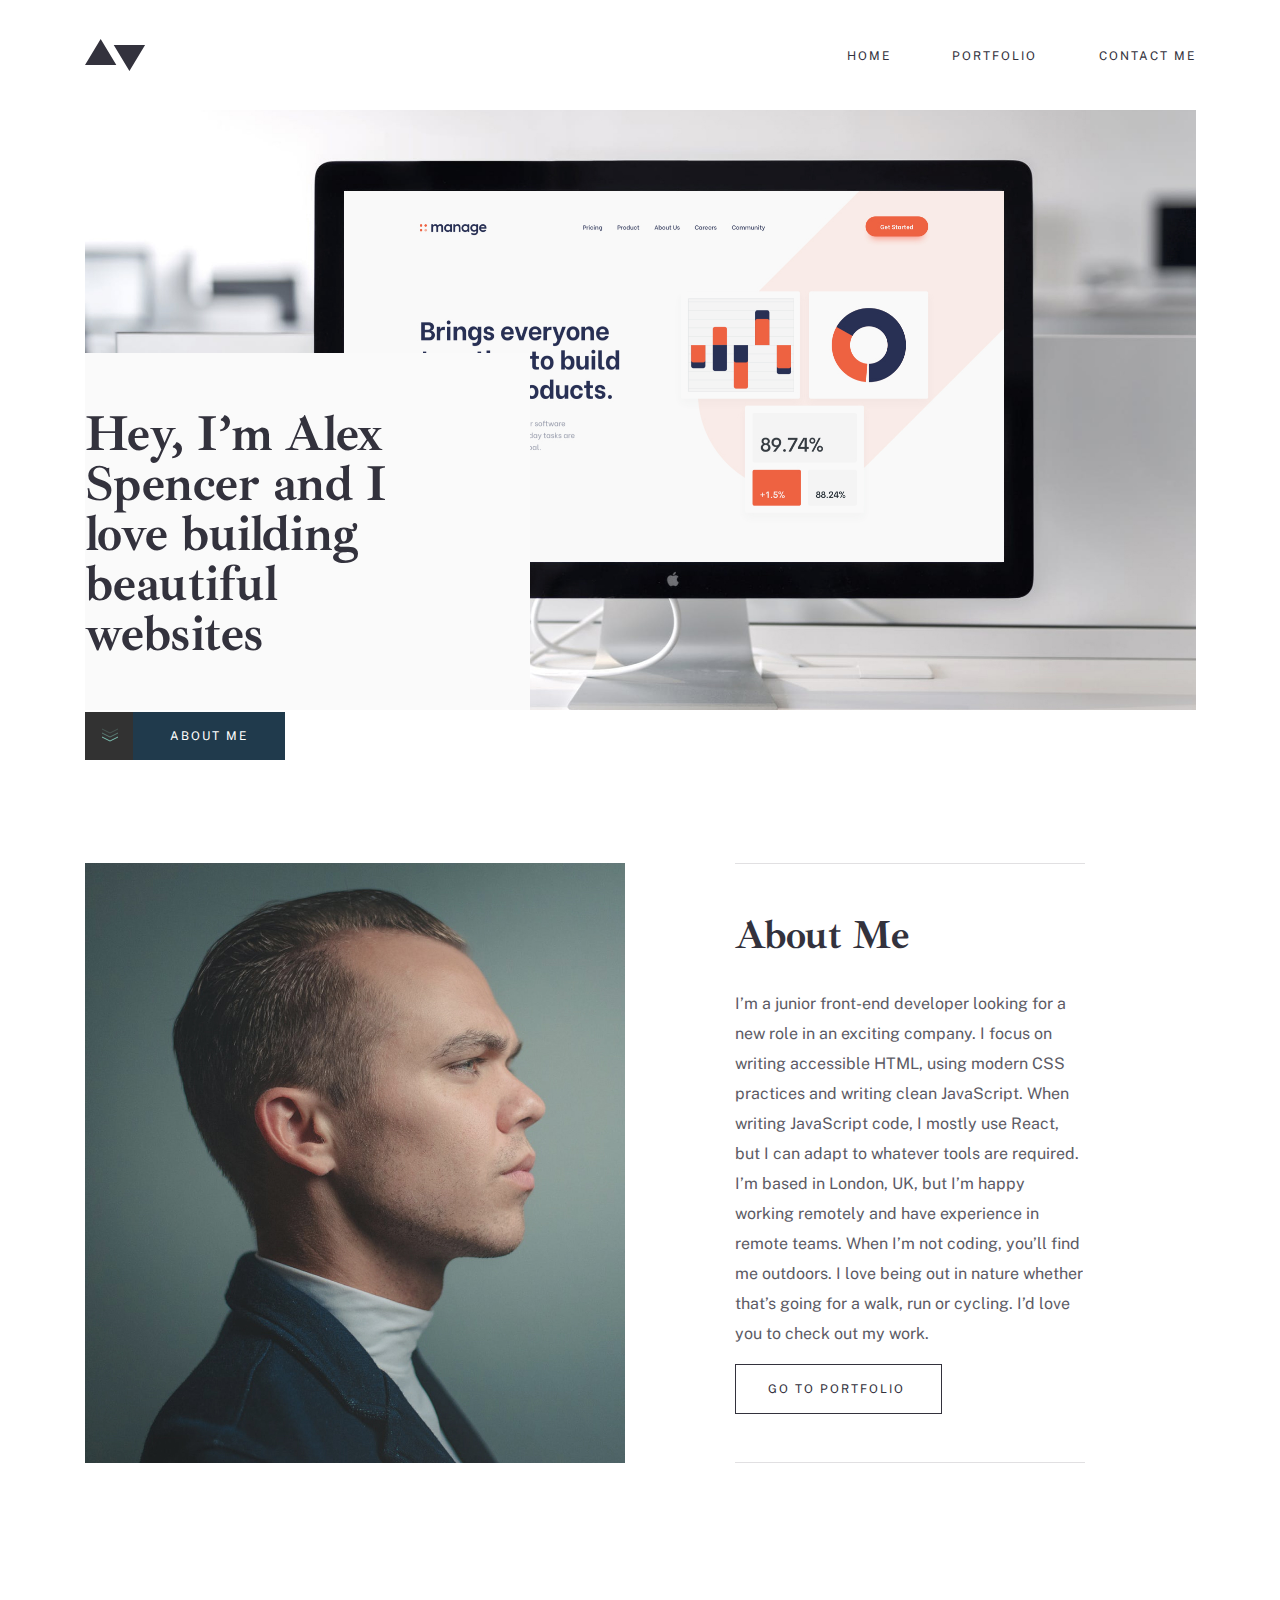
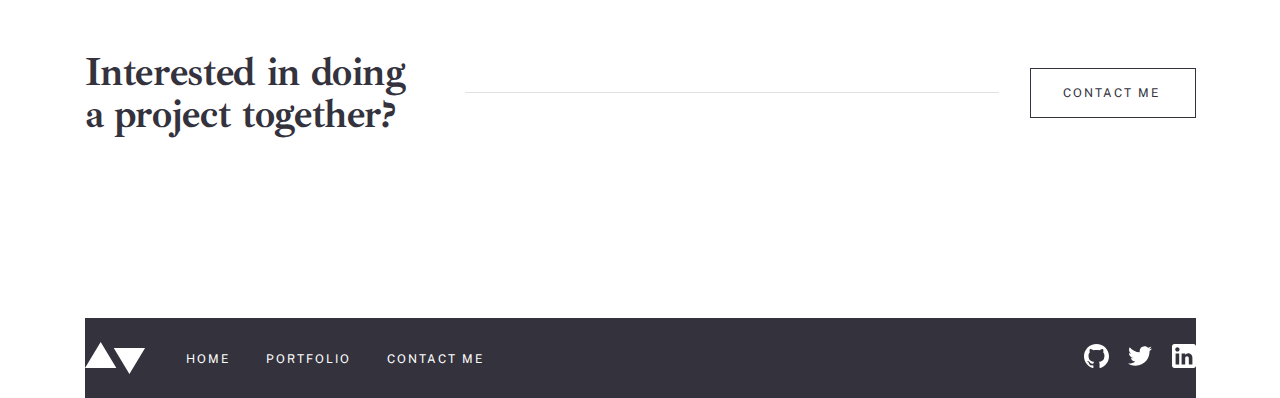
<file: index.html>
<!DOCTYPE html>
<html lang="en">
<head>
    <meta charset="UTF-8">
    <meta http-equiv="X-UA-Compatible" content="IE=edge">
    <meta name="viewport" content="width=device-width, initial-scale=1.0">
    <!-- main css -->
    <link rel="stylesheet" href="./css/style.min.css">
    <title>Home</title>
</head>
<body>
    <!-- ======== HEADER START ======== -->
    <header class="header">
        <div class="container">
            <nav class="nav">
                <img src="./images/logo-black.svg" alt="logo-black" class="nav__logo">
                <ul class="nav__lists">
                    <li class="nav__lists--item"><a href="./index.html" class="nav__lists--item-link">HOME</a></li>
                    <li class="nav__lists--item"><a href="./portfolio.html" target="_blank" class="nav__lists--item-link">PORTFOLIO</a></li>
                    <li class="nav__lists--item"><a href="./contact.html" target="_blank" class="nav__lists--item-link">CONTACT ME</a></li>
                </ul>
                <!-- <img src="./images/menu.svg" alt="menu" class="nav__menu"> -->
            </nav>
        </div>
    </header>
    <!-- ======== HEADER END ======== -->

    <main>
        <!-- ======== INTRO START ======== -->
        <section class="intro">
            <div class="container">
                <div class="intro__wrapper">
                    <div class="box">
                        <h1 class="box-title">Hey, I’m Alex Spencer and I love building beautiful websites</h1>
                        <div class="button">
                            <div class="button-shape">
                                <img class="button-shape-img" src="./images/shape3.svg" alt="shape3">
                            </div>
                            <button class="button-btn">ABOUT ME</button>
                        </div>
                    </div>
                </div>
            </div>
        </section>
        <!-- ======== INTRO END ======== -->

        <!-- ======== ABOUT START ======== -->
        <section class="about">
            <div class="container">
                <div class="about__wrapper">
                    <picture>
                        <source media="(max-width:992px)" srcset="./images/perosn1x.jpg 1x, ./images/person2x.jpg 2x">
                        <img src="./images/perosn1x.jpg" alt="perosn1x">
                    </picture>
                    <div class="about__content">
                        <div class="about__content-line"></div>
                        <h2 class="about__content-title">
                            About Me
                        </h2>
                        <p class="about__content-text">
                            I’m a junior front-end developer looking for a new role in an exciting company. I focus on writing accessible HTML, using modern CSS practices and writing clean JavaScript. When writing JavaScript code, I mostly use React, but I can adapt to whatever tools are required. I’m based in London, UK, but I’m happy working remotely and have experience in remote teams. When I’m not coding, you’ll find me outdoors. I love being out in nature whether that’s going for a walk, run or cycling. I’d love you to check out my work.
                        </p>
                        <a href="./portfolio.html" target="_blank" class="about__content-link">GO TO PORTFOLIO</a>
                        <div class="about__content-line line2"></div>
                    </div>
                </div>
            </div>
        </section>
        <!-- ======== ABOUT END ======== -->

        <!-- ======== INTERESTED START ======== -->
        <section class="interested">
            <div class="container">
                <div class="interested__wrapper">
                    <h2 class="interested__wrapper-title">
                        Interested in doing a project together?
                    </h2>
                    <div class="interested__wrapper-line"></div>
                    <a href="./contact.html" target="_blank" class="interested__wrapper-link">
                        CONTACT ME
                    </a>
                </div>
            </div>
        </section>
        <!-- ======== INTERESTED END ======== -->
    </main>

            <!-- ======== FOOTER START ======== -->
        <footer class="footer">
            <div class="container">
                <div class="footer__wrapper">
                    <div class="start">
                        <img src="./images/logo-white.svg" alt="logo-white">
                        <ul class="lists">
                            <li class="lists__item"><a href="./index.html" class="lists__item-link">HOME</a></li>
                            <li class="lists__item"><a href="./portfolio.html" target="_blank" class="lists__item-link">PORTFOLIO</a></li>
                            <li class="lists__item"><a href="./contact.html" target="_blank" class="lists__item-link">CONTACT ME</a></li>
                        </ul>
                    </div>
                    
                    <div class="icons">
                        <span>
                            <svg width="25" height="24" viewBox="0 0 25 24" fill="none" xmlns="http://www.w3.org/2000/svg">
                                <path class="github" d="M12.5 0C5.59375 0 0 5.50948 0 12.3045C0 17.742 3.58125 22.3531 8.54688 23.9788C9.17188 24.0946 9.40104 23.7137 9.40104 23.3871C9.40104 23.095 9.39062 22.3207 9.38542 21.295C5.90833 22.0369 5.175 19.6442 5.175 19.6442C4.60625 18.2241 3.78437 17.8443 3.78437 17.8443C2.65208 17.0815 3.87188 17.0971 3.87188 17.0971C5.12708 17.1827 5.78646 18.3649 5.78646 18.3649C6.90104 20.2463 8.7125 19.7027 9.42708 19.3886C9.53958 18.5924 9.86146 18.0509 10.2188 17.743C7.44271 17.4352 4.525 16.3771 4.525 11.6628C4.525 10.3198 5.00937 9.22212 5.81146 8.36127C5.67083 8.05031 5.24896 6.7992 5.92083 5.10462C5.92083 5.10462 6.96771 4.77489 9.35833 6.36617C10.3583 6.09278 11.4208 5.95713 12.4833 5.95087C13.5458 5.95713 14.6083 6.09278 15.6083 6.36617C17.9833 4.77489 19.0302 5.10462 19.0302 5.10462C19.7021 6.7992 19.2802 8.05031 19.1552 8.36127C19.9521 9.22212 20.4365 10.3198 20.4365 11.6628C20.4365 16.3897 17.5146 17.43 14.7333 17.7326C15.1708 18.102 15.5771 18.8564 15.5771 20.0094C15.5771 21.656 15.5615 22.9791 15.5615 23.3788C15.5615 23.7012 15.7802 24.0862 16.4208 23.9631C21.4219 22.3478 25 17.7336 25 12.3045C25 5.50948 19.4031 0 12.5 0V0Z" fill="white"/>
                                </svg>
                        </span>

                        <span>
                            <svg width="24" height="20" viewBox="0 0 24 20" fill="none" xmlns="http://www.w3.org/2000/svg">
                                <path class="twitter" d="M24 2.55699C23.117 2.94899 22.168 3.21299 21.172 3.33199C22.189 2.72299 22.97 1.75799 23.337 0.607986C22.386 1.17199 21.332 1.58199 20.21 1.80299C19.313 0.845986 18.032 0.247986 16.616 0.247986C13.437 0.247986 11.101 3.21399 11.819 6.29299C7.728 6.08799 4.1 4.12799 1.671 1.14899C0.381 3.36199 1.002 6.25699 3.194 7.72299C2.388 7.69699 1.628 7.47599 0.965 7.10699C0.911 9.38799 2.546 11.522 4.914 11.997C4.221 12.185 3.462 12.229 2.69 12.081C3.316 14.037 5.134 15.46 7.29 15.5C5.22 17.123 2.612 17.848 0 17.54C2.179 18.937 4.768 19.752 7.548 19.752C16.69 19.752 21.855 12.031 21.543 5.10599C22.505 4.41099 23.34 3.54399 24 2.55699Z" fill="white"/>
                                </svg>
                        </span>

                        <span>
                            <svg width="24" height="24" viewBox="0 0 24 24" fill="none" xmlns="http://www.w3.org/2000/svg">
                                <path class="in" fill-rule="evenodd" clip-rule="evenodd" d="M2.4 0H21.6C22.92 0 24 1.08 24 2.4V21.6C24 22.92 22.92 24 21.6 24H2.4C1.08 24 0 22.92 0 21.6V2.4C0 1.08 1.08 0 2.4 0ZM3.6 20.4H7.2V9.6H3.6V20.4ZM5.4 7.56C4.2 7.56 3.24 6.6 3.24 5.4C3.24 4.2 4.2 3.24 5.4 3.24C6.6 3.24 7.56 4.2 7.56 5.4C7.56 6.6 6.6 7.56 5.4 7.56ZM16.8 20.4H20.4V13.56C20.4 11.28 18.48 9.36 16.2 9.36C15.12 9.36 13.8 10.08 13.2 11.04V9.6H9.6V20.4H13.2V14.04C13.2 13.08 14.04 12.24 15 12.24C15.96 12.24 16.8 13.08 16.8 14.04V20.4Z" fill="white"/>
                                </svg>
                        </span>
                    </div>
                </div>
                
            </div>
        </footer>
        <!-- ======== FOOTER END ======== -->
    
</body>
</html>
</file>
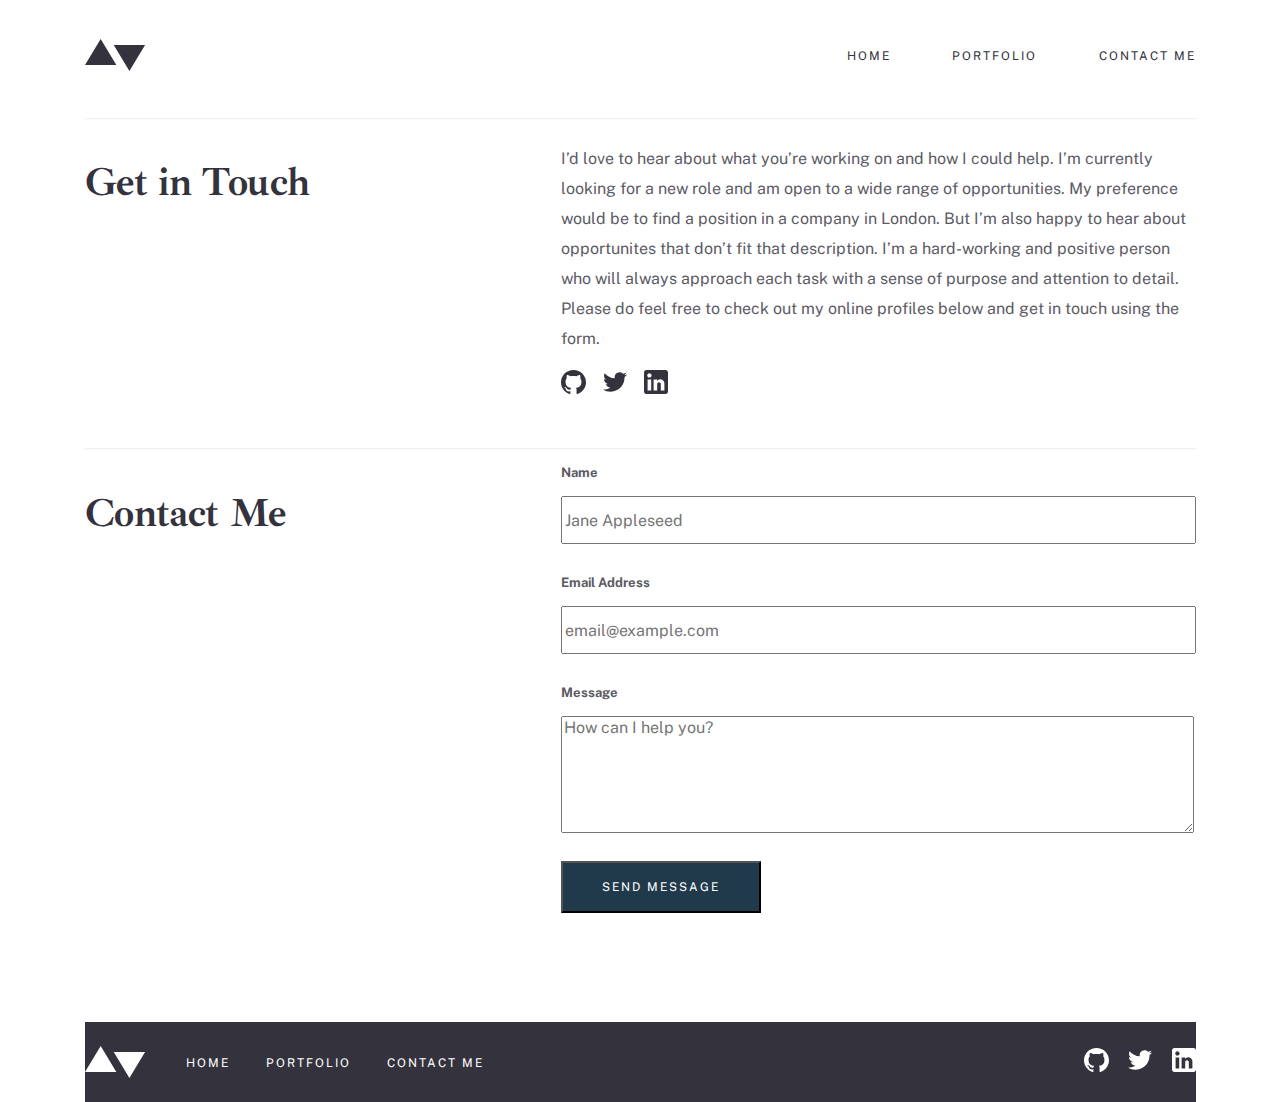
<file: contact.html>
<!DOCTYPE html>
<html lang="en">
<head>
    <meta charset="UTF-8">
    <meta http-equiv="X-UA-Compatible" content="IE=edge">
    <meta name="viewport" content="width=device-width, initial-scale=1.0">
    <!-- main css -->
    <link rel="stylesheet" href="./css/style.min.css">
    <title>Contact-me</title>
</head>
<body>
    <!-- ======== HEADER START ======== -->
    <header class="header">
        <div class="container">
            <nav class="nav">
                <img src="./images/logo-black.svg" alt="logo-black" class="nav__logo">
                <ul class="nav__lists">
                    <li class="nav__lists--item"><a href="./index.html" target="_blank" class="nav__lists--item-link">HOME</a></li>
                    <li class="nav__lists--item"><a href="./portfolio.html" target="_blank" class="nav__lists--item-link">PORTFOLIO</a></li>
                    <li class="nav__lists--item"><a href="./contact.html" class="nav__lists--item-link">CONTACT ME</a></li>
                </ul>
            </nav>
        </div>
    </header>
    <!-- ======== HEADER END ======== -->

    <main>
    <!-- ======== GET START ======== -->
        <section class="get">
            <div class="container">
                <div class="get__wrapper">
                    <hr class="get__wrapper-hr">
                    <div class="in__touch">
                        <div>
                            <h2 class="touch-title">
                                Get in Touch
                            </h2>
                        </div>
                        <div class="icon-content">
                            <p class="icon-content-title">
                                I’d love to hear about what you’re working on and how I could help. I’m currently looking for a new role and am open to a wide range of opportunities. My preference would be to find a position in a company in London. But I’m also happy to hear about opportunites that don’t fit that description. I’m a hard-working and positive person who will always approach each task with a sense of purpose and attention to detail. Please do feel free to check out my online profiles below and get in touch using the form.
                            </p>
                            <div class="icons">
                                <span>
                                    <svg width="25" height="24" viewBox="0 0 25 24" fill="none" xmlns="http://www.w3.org/2000/svg">
                                        <path class="github" d="M12.5 0C5.59375 0 0 5.50948 0 12.3045C0 17.742 3.58125 22.3531 8.54688 23.9788C9.17188 24.0946 9.40104 23.7137 9.40104 23.3871C9.40104 23.095 9.39062 22.3207 9.38542 21.295C5.90833 22.0369 5.175 19.6442 5.175 19.6442C4.60625 18.2241 3.78437 17.8443 3.78437 17.8443C2.65208 17.0815 3.87188 17.0971 3.87188 17.0971C5.12708 17.1827 5.78646 18.3649 5.78646 18.3649C6.90104 20.2463 8.7125 19.7027 9.42708 19.3886C9.53958 18.5924 9.86146 18.0509 10.2188 17.743C7.44271 17.4352 4.525 16.3771 4.525 11.6628C4.525 10.3198 5.00937 9.22212 5.81146 8.36127C5.67083 8.05031 5.24896 6.7992 5.92083 5.10462C5.92083 5.10462 6.96771 4.77489 9.35833 6.36617C10.3583 6.09278 11.4208 5.95713 12.4833 5.95087C13.5458 5.95713 14.6083 6.09278 15.6083 6.36617C17.9833 4.77489 19.0302 5.10462 19.0302 5.10462C19.7021 6.7992 19.2802 8.05031 19.1552 8.36127C19.9521 9.22212 20.4365 10.3198 20.4365 11.6628C20.4365 16.3897 17.5146 17.43 14.7333 17.7326C15.1708 18.102 15.5771 18.8564 15.5771 20.0094C15.5771 21.656 15.5615 22.9791 15.5615 23.3788C15.5615 23.7012 15.7802 24.0862 16.4208 23.9631C21.4219 22.3478 25 17.7336 25 12.3045C25 5.50948 19.4031 0 12.5 0V0Z" fill="#33323D"/>
                                        </svg>
                                </span>
            
                                <span>
                                    <svg width="24" height="20" viewBox="0 0 24 20" fill="none" xmlns="http://www.w3.org/2000/svg">
                                        <path class="twitter" d="M24 2.55699C23.117 2.94899 22.168 3.21299 21.172 3.33199C22.189 2.72299 22.97 1.75799 23.337 0.607986C22.386 1.17199 21.332 1.58199 20.21 1.80299C19.313 0.845986 18.032 0.247986 16.616 0.247986C13.437 0.247986 11.101 3.21399 11.819 6.29299C7.728 6.08799 4.1 4.12799 1.671 1.14899C0.381 3.36199 1.002 6.25699 3.194 7.72299C2.388 7.69699 1.628 7.47599 0.965 7.10699C0.911 9.38799 2.546 11.522 4.914 11.997C4.221 12.185 3.462 12.229 2.69 12.081C3.316 14.037 5.134 15.46 7.29 15.5C5.22 17.123 2.612 17.848 0 17.54C2.179 18.937 4.768 19.752 7.548 19.752C16.69 19.752 21.855 12.031 21.543 5.10599C22.505 4.41099 23.34 3.54399 24 2.55699Z" fill="#33323D"/>
                                        </svg>
                                </span>
            
                                <span>
                                    <svg width="24" height="24" viewBox="0 0 24 24" fill="none" xmlns="http://www.w3.org/2000/svg">
                                        <path class="in" fill-rule="evenodd" clip-rule="evenodd" d="M2.4 0H21.6C22.92 0 24 1.08 24 2.4V21.6C24 22.92 22.92 24 21.6 24H2.4C1.08 24 0 22.92 0 21.6V2.4C0 1.08 1.08 0 2.4 0ZM3.6 20.4H7.2V9.6H3.6V20.4ZM5.4 7.56C4.2 7.56 3.24 6.6 3.24 5.4C3.24 4.2 4.2 3.24 5.4 3.24C6.6 3.24 7.56 4.2 7.56 5.4C7.56 6.6 6.6 7.56 5.4 7.56ZM16.8 20.4H20.4V13.56C20.4 11.28 18.48 9.36 16.2 9.36C15.12 9.36 13.8 10.08 13.2 11.04V9.6H9.6V20.4H13.2V14.04C13.2 13.08 14.04 12.24 15 12.24C15.96 12.24 16.8 13.08 16.8 14.04V20.4Z" fill="#33323D"/>
                                        </svg>
                                </span>
                            </div>
                        </div>
                    </div>
                </div>
            </div>
        </section>
        <!-- ======== GET END ======== -->

        <!-- ======== CONTACT START ======== -->
        <section class="contact">
            <div class="container">
                <div class="contact__wrapper">
                    <hr class="contact__wrapper-hr">
                    <div class="input__type">
                        <div>
                            <h2 class="input-title">
                                Contact Me
                            </h2>
                        </div>
                        <form class="form" action="https://echo.htmlacademy.ru" method="post">
                            <label for="user">
                                <span class="name">Name</span>
                               <input class="writing" type="text" placeholder="Jane Appleseed" id="user" name="first_name" maxlength="30" minlength="4" required>
                            </label>

                            <label for="email">
                                <span class="name">Email Address</span>
                               <input class="writing" type="email" placeholder="email@example.com" id="email" name="email" maxlength="30" minlength="4" required>
                            </label>

                            <label for="message">
                                <span class="name">Message</span>
                                <textarea name="message" id="message" cols="68" rows="6" placeholder="How can I help you?" required></textarea>
                            </label>

                            <input class="send-link" type="submit" value="SEND MESSAGE">
                        </form>
                    </div>
                </div>
            </div>
        </section>
        <!-- ======== CONTACT END ======== -->
    </main>

    <!-- ======== FOOTER START ======== -->
    <footer class="footer">
        <div class="container">
            <div class="footer__wrapper">
                <div class="start">
                    <img src="./images/logo-white.svg" alt="logo-white">
                    <ul class="lists">
                        <li class="lists__item"><a href="./index.html" target="_blank" class="lists__item-link">HOME</a></li>
                        <li class="lists__item"><a href="./portfolio.html" target="_blank" class="lists__item-link">PORTFOLIO</a></li>
                        <li class="lists__item"><a href="./contact.html" class="lists__item-link">CONTACT ME</a></li>
                    </ul>
                </div>
                
                <div class="icons">
                    <span>
                        <svg width="25" height="24" viewBox="0 0 25 24" fill="none" xmlns="http://www.w3.org/2000/svg">
                            <path class="github" d="M12.5 0C5.59375 0 0 5.50948 0 12.3045C0 17.742 3.58125 22.3531 8.54688 23.9788C9.17188 24.0946 9.40104 23.7137 9.40104 23.3871C9.40104 23.095 9.39062 22.3207 9.38542 21.295C5.90833 22.0369 5.175 19.6442 5.175 19.6442C4.60625 18.2241 3.78437 17.8443 3.78437 17.8443C2.65208 17.0815 3.87188 17.0971 3.87188 17.0971C5.12708 17.1827 5.78646 18.3649 5.78646 18.3649C6.90104 20.2463 8.7125 19.7027 9.42708 19.3886C9.53958 18.5924 9.86146 18.0509 10.2188 17.743C7.44271 17.4352 4.525 16.3771 4.525 11.6628C4.525 10.3198 5.00937 9.22212 5.81146 8.36127C5.67083 8.05031 5.24896 6.7992 5.92083 5.10462C5.92083 5.10462 6.96771 4.77489 9.35833 6.36617C10.3583 6.09278 11.4208 5.95713 12.4833 5.95087C13.5458 5.95713 14.6083 6.09278 15.6083 6.36617C17.9833 4.77489 19.0302 5.10462 19.0302 5.10462C19.7021 6.7992 19.2802 8.05031 19.1552 8.36127C19.9521 9.22212 20.4365 10.3198 20.4365 11.6628C20.4365 16.3897 17.5146 17.43 14.7333 17.7326C15.1708 18.102 15.5771 18.8564 15.5771 20.0094C15.5771 21.656 15.5615 22.9791 15.5615 23.3788C15.5615 23.7012 15.7802 24.0862 16.4208 23.9631C21.4219 22.3478 25 17.7336 25 12.3045C25 5.50948 19.4031 0 12.5 0V0Z" fill="white"/>
                            </svg>
                    </span>

                    <span>
                        <svg width="24" height="20" viewBox="0 0 24 20" fill="none" xmlns="http://www.w3.org/2000/svg">
                            <path class="twitter" d="M24 2.55699C23.117 2.94899 22.168 3.21299 21.172 3.33199C22.189 2.72299 22.97 1.75799 23.337 0.607986C22.386 1.17199 21.332 1.58199 20.21 1.80299C19.313 0.845986 18.032 0.247986 16.616 0.247986C13.437 0.247986 11.101 3.21399 11.819 6.29299C7.728 6.08799 4.1 4.12799 1.671 1.14899C0.381 3.36199 1.002 6.25699 3.194 7.72299C2.388 7.69699 1.628 7.47599 0.965 7.10699C0.911 9.38799 2.546 11.522 4.914 11.997C4.221 12.185 3.462 12.229 2.69 12.081C3.316 14.037 5.134 15.46 7.29 15.5C5.22 17.123 2.612 17.848 0 17.54C2.179 18.937 4.768 19.752 7.548 19.752C16.69 19.752 21.855 12.031 21.543 5.10599C22.505 4.41099 23.34 3.54399 24 2.55699Z" fill="white"/>
                            </svg>
                    </span>

                    <span>
                        <svg width="24" height="24" viewBox="0 0 24 24" fill="none" xmlns="http://www.w3.org/2000/svg">
                            <path class="in" fill-rule="evenodd" clip-rule="evenodd" d="M2.4 0H21.6C22.92 0 24 1.08 24 2.4V21.6C24 22.92 22.92 24 21.6 24H2.4C1.08 24 0 22.92 0 21.6V2.4C0 1.08 1.08 0 2.4 0ZM3.6 20.4H7.2V9.6H3.6V20.4ZM5.4 7.56C4.2 7.56 3.24 6.6 3.24 5.4C3.24 4.2 4.2 3.24 5.4 3.24C6.6 3.24 7.56 4.2 7.56 5.4C7.56 6.6 6.6 7.56 5.4 7.56ZM16.8 20.4H20.4V13.56C20.4 11.28 18.48 9.36 16.2 9.36C15.12 9.36 13.8 10.08 13.2 11.04V9.6H9.6V20.4H13.2V14.04C13.2 13.08 14.04 12.24 15 12.24C15.96 12.24 16.8 13.08 16.8 14.04V20.4Z" fill="white"/>
                            </svg>
                    </span>
                </div>
            </div>
            
        </div>
    </footer>
    <!-- ======== FOOTER END ======== -->
</body>
</html>
</file>
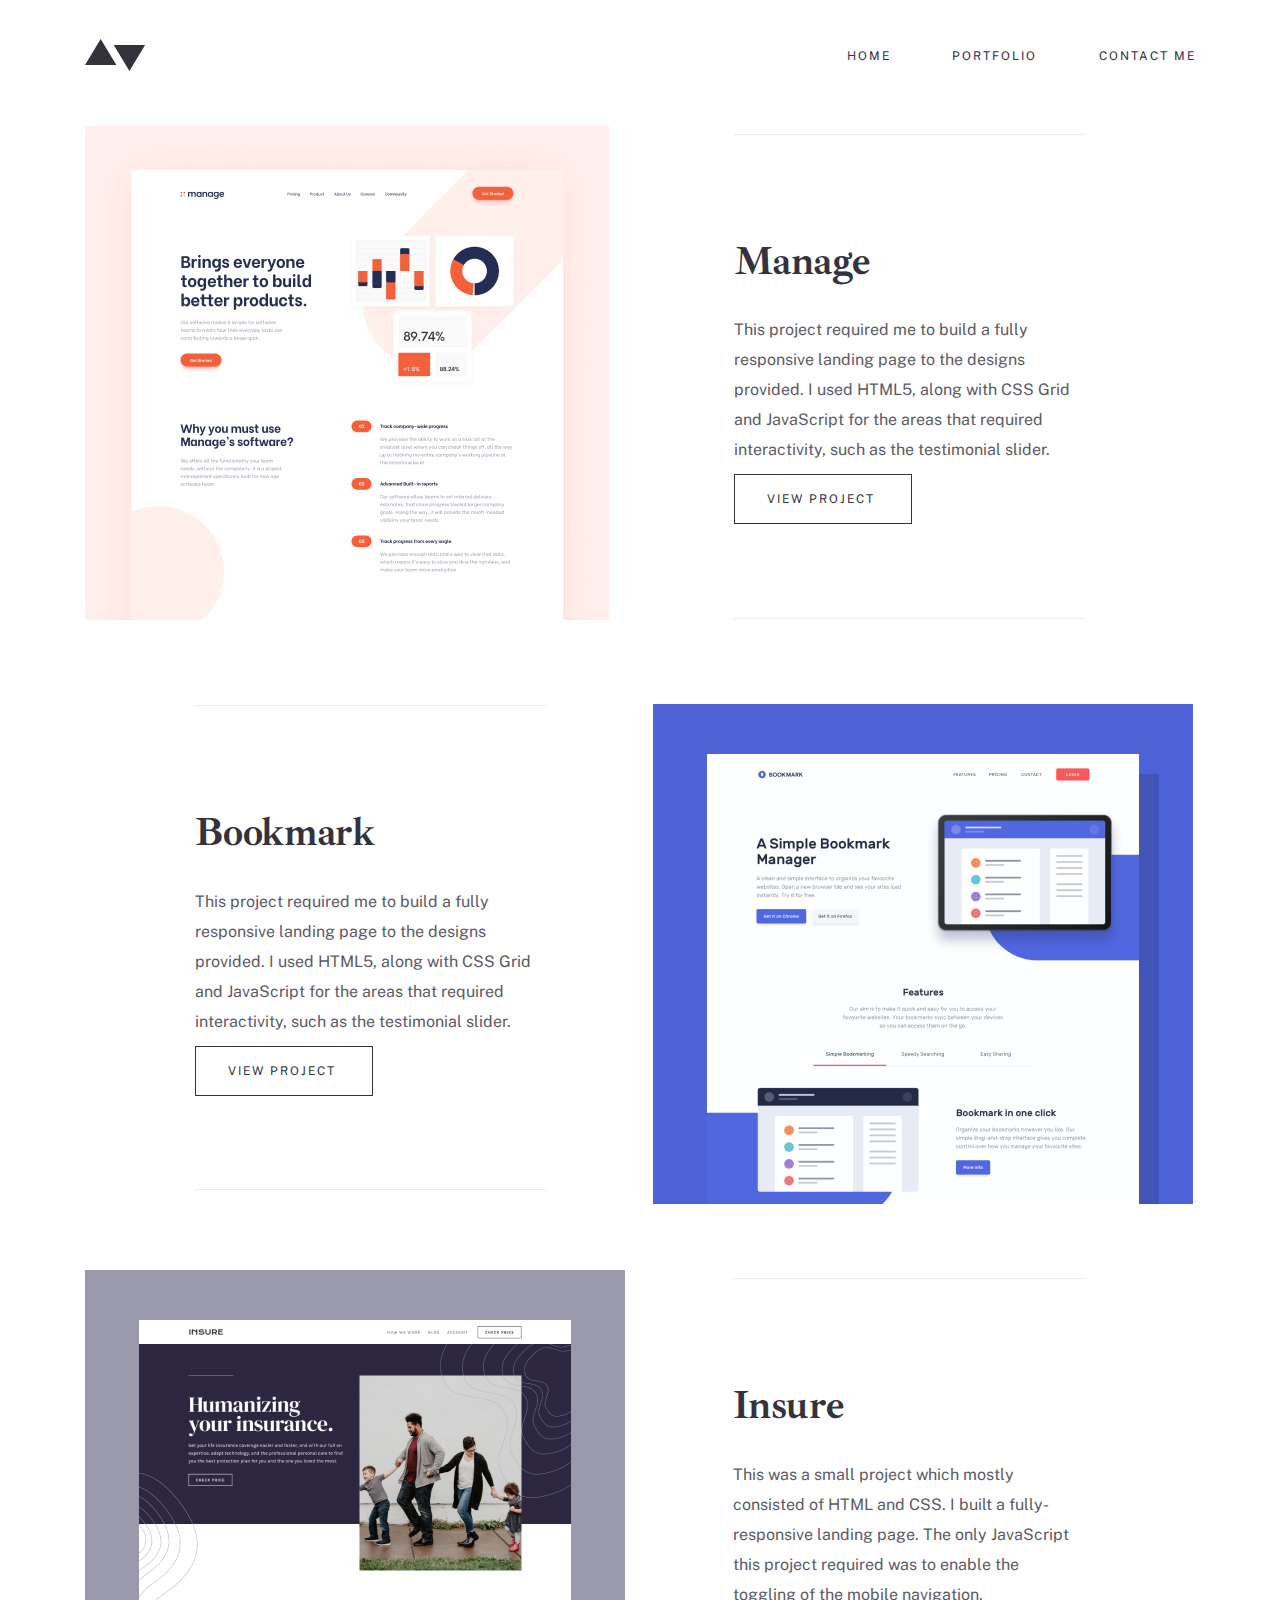
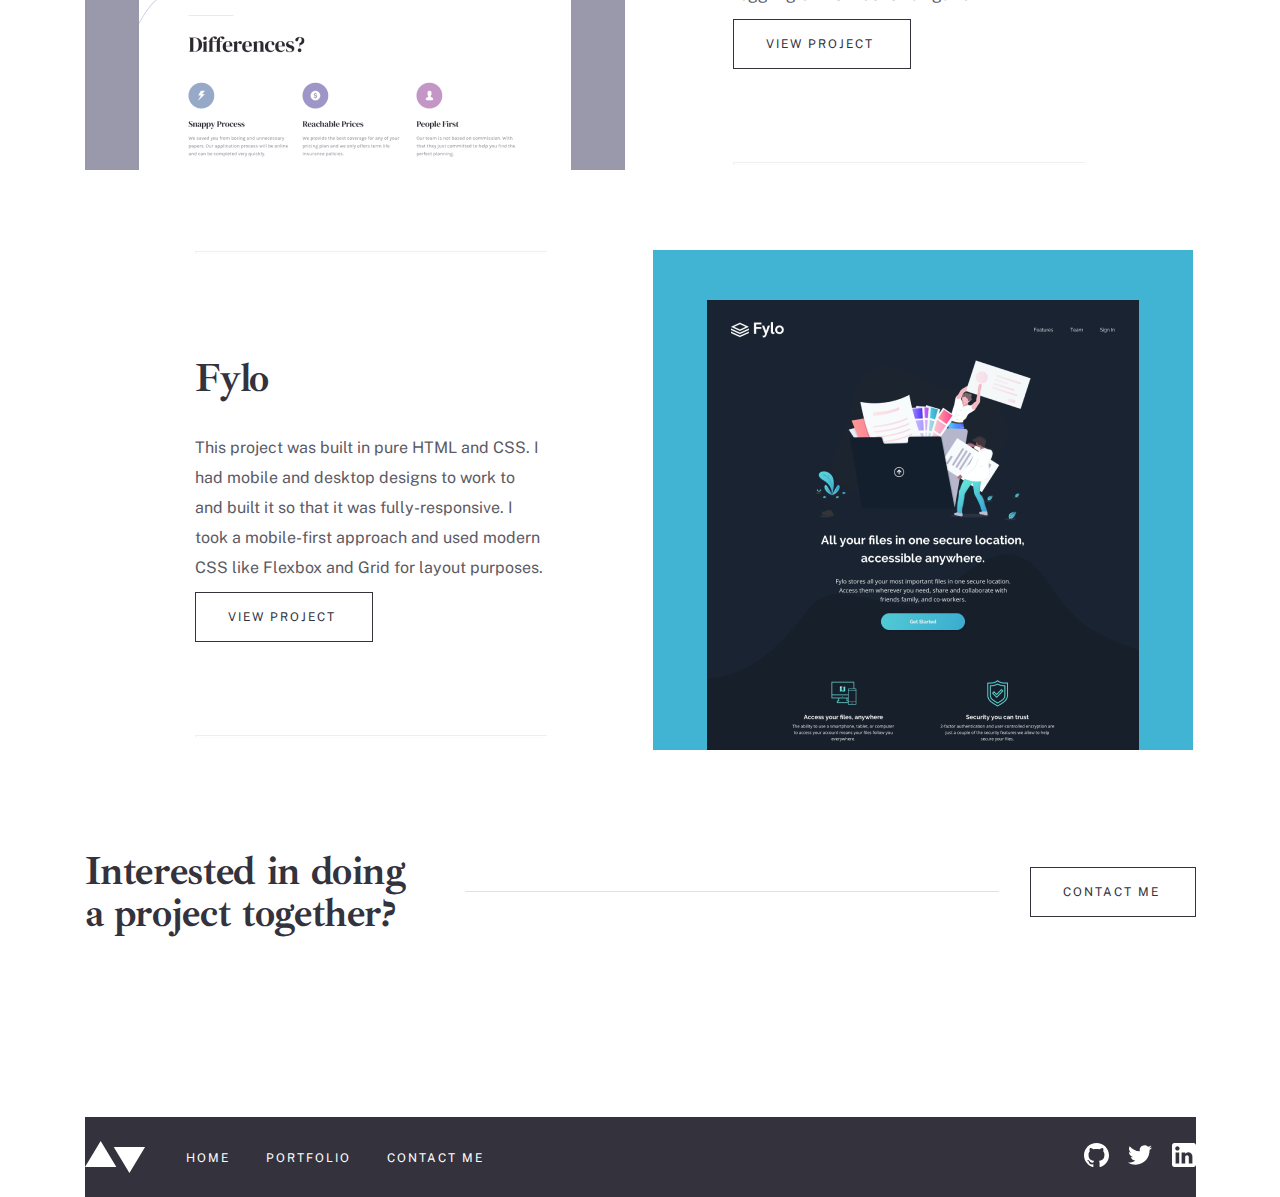
<file: portfolio.html>
<!DOCTYPE html>
<html lang="en">
<head>
    <meta charset="UTF-8">
    <meta http-equiv="X-UA-Compatible" content="IE=edge">
    <meta name="viewport" content="width=device-width, initial-scale=1.0">
    <!-- main css -->
    <link rel="stylesheet" href="./css/style.min.css">
    <title>Portfolio</title>
</head>
<body>
    <!-- ======== HEADER START ======== -->
    <header class="header">
        <div class="container">
            <nav class="nav">
                <img src="./images/logo-black.svg" alt="logo-black" class="nav__logo">
                <ul class="nav__lists">
                    <li class="nav__lists--item"><a href="./index.html" target="_blank" class="nav__lists--item-link">HOME</a></li>
                    <li class="nav__lists--item"><a href="./portfolio.html" class="nav__lists--item-link">PORTFOLIO</a></li>
                    <li class="nav__lists--item"><a href="./contact.html" target="_blank" class="nav__lists--item-link">CONTACT ME</a></li>
                </ul>
                <!-- <img src="./images/menu.svg" alt="" class="nav__menu"> -->
            </nav>
        </div>
    </header>
    <!-- ======== HEADER END ======== -->

    <main>
        <section class="hero">
            <div class="container">
                <ul class="hero__wrapper">

                    <li class="card">
                        <div class="card__picture">
                            <picture>
                                <img class="porto" src="./images/Porto-1.png" alt="Porto-1">
                            </picture>
                        </div>

                        <div class="card__content">
                            <hr class="card__content-tall">
                            <h2 class="card__content-title">Manage</h2>
                            <p class="card__content-text">
                                This project required me to build a fully responsive landing page to the designs provided. I used HTML5, along with CSS Grid and JavaScript for the areas that required interactivity, such as the testimonial slider.
                            </p>
                            <a href="#" class="card__content-link">VIEW PROJECT</a>
                            <hr class="card__content-tall tall2">
                        </div>
                    </li>

                    <li class="card">
                        <div class="card__picture">
                            <picture>
                                <img class="porto" src="./images/Porto-2.png" alt="Porto-2">
                            </picture>
                        </div>

                        <div class="card__content">
                            <hr class="card__content-tall">
                            <h2 class="card__content-title">Bookmark</h2>
                            <p class="card__content-text">
                                This project required me to build a fully responsive landing page to the designs provided. I used HTML5, along with CSS Grid and JavaScript for the areas that required interactivity, such as the testimonial slider.
                            </p>
                            <a href="#" class="card__content-link">VIEW PROJECT</a>
                            <hr class="card__content-tall tall2">
                        </div>
                    </li>

                    <li class="card">
                        <div class="card__picture">
                            <picture>
                                <img class="porto" src="./images/Porto-3.png" alt="Porto-3">
                            </picture>
                        </div>

                        <div class="card__content">
                            <hr class="card__content-tall">
                            <h2 class="card__content-title">Insure</h2>
                            <p class="card__content-text">
                                This was a small project which mostly consisted of HTML and CSS. I built a fully-responsive landing page. The only JavaScript this project required was to enable the toggling of the mobile navigation.
                            </p>
                            <a href="#" class="card__content-link">VIEW PROJECT</a>
                            <hr class="card__content-tall tall2">
                        </div>
                    </li>

                    <li class="card">
                        <div class="card__picture">
                            <picture>
                                <img class="porto" src="./images/Porto-4.png" alt="Porto-4">
                            </picture>
                        </div>

                        <div class="card__content">
                            <hr class="card__content-tall">
                            <h2 class="card__content-title">Fylo</h2>
                            <p class="card__content-text">
                                This project was built in pure HTML and CSS. I had mobile and desktop designs to work to and built it so that it was fully-responsive. I took a mobile-first approach and used modern CSS like Flexbox and Grid for layout purposes.
                            </p>
                            <a href="#" class="card__content-link">VIEW PROJECT</a>
                            <hr class="card__content-tall tall2">
                        </div>
                    </li>

                </ul>
            </div>
        </section>


    <!-- ======== INTERESTED START ======== -->
    <section class="interested">
        <div class="container">
            <div class="interested__wrapper">
                <h2 class="interested__wrapper-title">
                    Interested in doing a project together?
                </h2>
                <div class="interested__wrapper-line"></div>
                <a href="./contact.html" target="_blank" class="interested__wrapper-link">
                    CONTACT ME
                </a>
            </div>
        </div>
    </section>
    <!-- ======== INTERESTED END ======== -->

    </main>

    <!-- ======== FOOTER START ======== -->
    <footer class="footer">
        <div class="container">
            <div class="footer__wrapper">
                <div class="start">
                    <img src="./images/logo-white.svg" alt="logo-white">
                    <ul class="lists">
                        <li class="lists__item"><a href="./index.html" target="_blank" class="lists__item-link">HOME</a></li>
                        <li class="lists__item"><a href="./portfolio.html" class="lists__item-link">PORTFOLIO</a></li>
                        <li class="lists__item"><a href="./contact.html" target="_blank" class="lists__item-link">CONTACT ME</a></li>
                    </ul>
                </div>
                
                <div class="icons">
                    <span>
                        <svg width="25" height="24" viewBox="0 0 25 24" fill="none" xmlns="http://www.w3.org/2000/svg">
                            <path class="github" d="M12.5 0C5.59375 0 0 5.50948 0 12.3045C0 17.742 3.58125 22.3531 8.54688 23.9788C9.17188 24.0946 9.40104 23.7137 9.40104 23.3871C9.40104 23.095 9.39062 22.3207 9.38542 21.295C5.90833 22.0369 5.175 19.6442 5.175 19.6442C4.60625 18.2241 3.78437 17.8443 3.78437 17.8443C2.65208 17.0815 3.87188 17.0971 3.87188 17.0971C5.12708 17.1827 5.78646 18.3649 5.78646 18.3649C6.90104 20.2463 8.7125 19.7027 9.42708 19.3886C9.53958 18.5924 9.86146 18.0509 10.2188 17.743C7.44271 17.4352 4.525 16.3771 4.525 11.6628C4.525 10.3198 5.00937 9.22212 5.81146 8.36127C5.67083 8.05031 5.24896 6.7992 5.92083 5.10462C5.92083 5.10462 6.96771 4.77489 9.35833 6.36617C10.3583 6.09278 11.4208 5.95713 12.4833 5.95087C13.5458 5.95713 14.6083 6.09278 15.6083 6.36617C17.9833 4.77489 19.0302 5.10462 19.0302 5.10462C19.7021 6.7992 19.2802 8.05031 19.1552 8.36127C19.9521 9.22212 20.4365 10.3198 20.4365 11.6628C20.4365 16.3897 17.5146 17.43 14.7333 17.7326C15.1708 18.102 15.5771 18.8564 15.5771 20.0094C15.5771 21.656 15.5615 22.9791 15.5615 23.3788C15.5615 23.7012 15.7802 24.0862 16.4208 23.9631C21.4219 22.3478 25 17.7336 25 12.3045C25 5.50948 19.4031 0 12.5 0V0Z" fill="white"/>
                            </svg>
                    </span>

                    <span>
                        <svg width="24" height="20" viewBox="0 0 24 20" fill="none" xmlns="http://www.w3.org/2000/svg">
                            <path class="twitter" d="M24 2.55699C23.117 2.94899 22.168 3.21299 21.172 3.33199C22.189 2.72299 22.97 1.75799 23.337 0.607986C22.386 1.17199 21.332 1.58199 20.21 1.80299C19.313 0.845986 18.032 0.247986 16.616 0.247986C13.437 0.247986 11.101 3.21399 11.819 6.29299C7.728 6.08799 4.1 4.12799 1.671 1.14899C0.381 3.36199 1.002 6.25699 3.194 7.72299C2.388 7.69699 1.628 7.47599 0.965 7.10699C0.911 9.38799 2.546 11.522 4.914 11.997C4.221 12.185 3.462 12.229 2.69 12.081C3.316 14.037 5.134 15.46 7.29 15.5C5.22 17.123 2.612 17.848 0 17.54C2.179 18.937 4.768 19.752 7.548 19.752C16.69 19.752 21.855 12.031 21.543 5.10599C22.505 4.41099 23.34 3.54399 24 2.55699Z" fill="white"/>
                            </svg>
                    </span>

                    <span>
                        <svg width="24" height="24" viewBox="0 0 24 24" fill="none" xmlns="http://www.w3.org/2000/svg">
                            <path class="in" fill-rule="evenodd" clip-rule="evenodd" d="M2.4 0H21.6C22.92 0 24 1.08 24 2.4V21.6C24 22.92 22.92 24 21.6 24H2.4C1.08 24 0 22.92 0 21.6V2.4C0 1.08 1.08 0 2.4 0ZM3.6 20.4H7.2V9.6H3.6V20.4ZM5.4 7.56C4.2 7.56 3.24 6.6 3.24 5.4C3.24 4.2 4.2 3.24 5.4 3.24C6.6 3.24 7.56 4.2 7.56 5.4C7.56 6.6 6.6 7.56 5.4 7.56ZM16.8 20.4H20.4V13.56C20.4 11.28 18.48 9.36 16.2 9.36C15.12 9.36 13.8 10.08 13.2 11.04V9.6H9.6V20.4H13.2V14.04C13.2 13.08 14.04 12.24 15 12.24C15.96 12.24 16.8 13.08 16.8 14.04V20.4Z" fill="white"/>
                            </svg>
                    </span>
                </div>
            </div>
            
        </div>
    </footer>
    <!-- ======== FOOTER END ======== -->   



             
</body>
</html>
</file>
<file: css/style.min.css>
/*! normalize.css v8.0.1 | MIT License | github.com/necolas/normalize.css */html{line-height:1.15;-webkit-text-size-adjust:100%}body{margin:0}main{display:block}h1{font-size:2em;margin:.67em 0}hr{box-sizing:content-box;height:0;overflow:visible}pre{font-family:monospace,monospace;font-size:1em}a{background-color:rgba(0,0,0,0)}abbr[title]{border-bottom:none;text-decoration:underline;text-decoration:underline dotted}b,strong{font-weight:bolder}code,kbd,samp{font-family:monospace,monospace;font-size:1em}small{font-size:80%}sub,sup{font-size:75%;line-height:0;position:relative;vertical-align:baseline}sub{bottom:-0.25em}sup{top:-0.5em}img{border-style:none}button,input,optgroup,select,textarea{font-family:inherit;font-size:100%;line-height:1.15;margin:0}button,input{overflow:visible}button,select{text-transform:none}button,[type=button],[type=reset],[type=submit]{-webkit-appearance:button}button::-moz-focus-inner,[type=button]::-moz-focus-inner,[type=reset]::-moz-focus-inner,[type=submit]::-moz-focus-inner{border-style:none;padding:0}button:-moz-focusring,[type=button]:-moz-focusring,[type=reset]:-moz-focusring,[type=submit]:-moz-focusring{outline:1px dotted ButtonText}fieldset{padding:.35em .75em .625em}legend{box-sizing:border-box;color:inherit;display:table;max-width:100%;padding:0;white-space:normal}progress{vertical-align:baseline}textarea{overflow:auto}[type=checkbox],[type=radio]{box-sizing:border-box;padding:0}[type=number]::-webkit-inner-spin-button,[type=number]::-webkit-outer-spin-button{height:auto}[type=search]{-webkit-appearance:textfield;outline-offset:-2px}[type=search]::-webkit-search-decoration{-webkit-appearance:none}::-webkit-file-upload-button{-webkit-appearance:button;font:inherit}details{display:block}summary{display:list-item}template{display:none}[hidden]{display:none}*,*::after,*::before{box-sizing:border-box}html{margin:0;padding:0}@font-face{font-family:"Public Sans";src:url(../fonts/Public_Sans/PublicSans-VariableFont_wght.ttf)}@font-face{font-family:"Ibarra Real Nova";src:url(../fonts/Ibarra_Real_Nova/IbarraRealNova-VariableFont_wght.ttf)}h1,h2,h3{font-family:"Ibarra Real Nova";font-weight:700;font-size:40px;line-height:42px;letter-spacing:-0.357143px;color:#33323d}p{font-weight:400;font-size:16px;line-height:30px;opacity:.8;color:#33323d}body{all:inherit;overflow-x:hidden;font-family:"Public Sans"}img{max-width:100%}.nav__lists--item-link{text-decoration:none;text-transform:uppercase}.hero__wrapper .card__content-link:hover,.interested__wrapper-link:hover,.about__wrapper .about__content-link:hover{background-color:#33323d;color:#fafafa}.hero__wrapper .card__content-link:active,.interested__wrapper-link:active,.about__wrapper .about__content-link:active{background-color:#f2f2f2;color:#33323d}.contact__wrapper .input__type .form .send-link,.hero__wrapper .card__content-link,.footer__wrapper .start .lists__item-link,.interested__wrapper-link,.about__wrapper .about__content-link,.nav__lists--item-link{font-weight:400;font-size:12px;line-height:14px;letter-spacing:2px;text-transform:uppercase;color:#33323d;text-decoration:none}.container{margin:0 auto;padding:0 20px;max-width:1151px}@media only screen and (max-width : 992px){.container{margin:0 auto;padding:0 20px;max-width:992px}}@media only screen and (max-width : 768px){.container{margin:0 auto;padding:0 20px;max-width:768px}}@media only screen and (max-width :576px){.container{margin:0 auto;padding:0 20px;max-width:576px}}@media only screen and (max-width :480px){.container{margin:0 auto;padding:0 10px;max-width:480px}}@media only screen and (max-width : 375px){.container{margin:0 auto;padding:0 10px;max-width:375px}}header{width:100%}.nav{display:flex;align-items:center;justify-content:space-between;width:100%;height:110px;background-color:#fff}.nav__lists{display:flex;align-items:center;justify-content:space-between;width:35%;height:auto;background-color:#fff}.nav__lists--item{list-style-type:none}.nav__lists--item-link:hover{color:#5fb4a2}@media only screen and (max-width : 992px){.nav{display:flex;align-items:center;justify-content:space-between;width:100%;height:110px;background-color:#fff}.nav__lists{display:flex;align-items:center;justify-content:space-between;width:35%;height:auto;background-color:#fff}.nav__lists--item{list-style-type:none}.nav__lists--item-link:hover{color:#5fb4a2}}.intro{width:100%;margin-bottom:153px}.intro__wrapper{background-image:url(../../images/Bitmap@2x.jpg);background-repeat:no-repeat;background-position:center;background-size:cover;height:600px;padding-top:209px}.intro__wrapper .box{width:445px;height:357px;background-color:#fafafa}.intro__wrapper .box-title{text-align:left;font-size:50px;line-height:50px;letter-spacing:-0.446429px;width:370px;padding-top:56px}.intro__wrapper .box .button{display:flex;margin-top:53px}.intro__wrapper .box .button-shape{width:48px;height:48px;background:#000;opacity:.8}.intro__wrapper .box .button-shape-img{margin:16px}.intro__wrapper .box .button-btn{font-weight:400;font-size:12px;line-height:14px;text-align:center;letter-spacing:2px;color:#fff;width:152px;padding:17px 0;border:none;background-color:#203a4c}.intro__wrapper .box .button-btn:hover{background-color:#5fb4a2}.intro__wrapper .box .button-btn:active{background-color:#eaeaeb}.about{width:100%;margin-bottom:150px}.about__wrapper{display:flex}.about__wrapper .about__content{margin-left:110px}.about__wrapper .about__content-line{width:350px;height:1px;background-color:#33323d;mix-blend-mode:normal;opacity:.15;margin-bottom:50px}.about__wrapper .about__content .line2{position:relative;top:64px}.about__wrapper .about__content-text{width:350px;margin-bottom:30px}.about__wrapper .about__content-link{border:1px solid #33323d;padding:17px 36px 17px 32px}.interested{width:100%;margin-bottom:150px}.interested__wrapper{display:flex;align-items:center;justify-content:space-between;width:100%;height:auto;background-color:#fff}.interested__wrapper-title{width:350px}.interested__wrapper-line{width:534px;height:1px;background-color:#33323d;opacity:.15}.interested__wrapper-link{border:1px solid #33323d;padding:17px 35px 17px 32px}.footer{width:100%}.footer__wrapper{display:flex;align-items:center;justify-content:space-between;width:100%;height:80px;background-color:#33323d}.footer__wrapper .start{width:36%;display:flex}.footer__wrapper .start .lists{display:flex;align-items:center;justify-content:space-between;width:100%;height:auto;background-color:#33323d}.footer__wrapper .start .lists__item{list-style-type:none}.footer__wrapper .start .lists__item-link{color:#fff}.footer__wrapper .start .lists__item-link:hover{color:#5fb4a2}.footer__wrapper .icons{display:flex;align-items:center;justify-content:space-between;width:10%;height:80px;background-color:#33323d}.footer__wrapper .icons .github:hover{fill:#5fb4a2}.footer__wrapper .icons .twitter:hover{fill:#5fb4a2}.footer__wrapper .icons .in:hover{fill:#5fb4a2}.nav{display:flex;align-items:center;justify-content:space-between;width:100%;height:110px;background-color:#fff}.nav__lists{display:flex;align-items:center;justify-content:space-between;width:35%;height:auto;background-color:#fff}.nav__lists--item{list-style-type:none}.nav__lists--item-link:hover{color:#5fb4a2}@media only screen and (max-width : 992px){.nav{display:flex;align-items:center;justify-content:space-between;width:100%;height:110px;background-color:#fff}.nav__lists{display:flex;align-items:center;justify-content:space-between;width:35%;height:auto;background-color:#fff}.nav__lists--item{list-style-type:none}.nav__lists--item-link:hover{color:#5fb4a2}}.hero{width:100%}.hero__wrapper .card{display:flex;list-style-type:none;margin-bottom:73px}.hero__wrapper .card__picture{position:relative;right:40px}.hero__wrapper .card__picture .porto{background-color:#ffefec}.hero__wrapper .card__content{margin-left:85px}.hero__wrapper .card__content-text{width:350px;margin-bottom:24px}.hero__wrapper .card__content-link{border:1px solid #33323d;padding:17px 36px 17px 32px}.hero__wrapper .card__content-tall{width:350px;height:1px;color:#33323d;opacity:.15;margin-bottom:103px}.hero__wrapper .card .tall2{position:relative;top:102px}.hero__wrapper .card:nth-child(2) .card__picture{width:540px;height:500px;background-color:#4f63d8;position:relative;left:528px;top:7px}.hero__wrapper .card:nth-child(2) .card__picture .porto{background-color:#4f63d8;position:relative;top:50px;left:54px}.hero__wrapper .card:nth-child(2) .card__content{position:relative;right:555px}.hero__wrapper .card:nth-child(3) .card__picture{width:540px;height:500px;background:#9a99ab}.hero__wrapper .card:nth-child(3) .card__picture .porto{background-color:#4f63d8;position:relative;top:50px;left:54px}.hero__wrapper .card:nth-child(3) .card__content{position:relative;right:17px}.hero__wrapper .card:nth-child(4) .card__picture{width:540px;height:500px;background-color:#41b4d3;position:relative;left:528px;top:7px}.hero__wrapper .card:nth-child(4) .card__picture .porto{background-color:#41b4d3;position:relative;top:50px;left:54px}.hero__wrapper .card:nth-child(4) .card__content{position:relative;right:555px}.interested{width:100%;margin-bottom:150px}.interested__wrapper{display:flex;align-items:center;justify-content:space-between;width:100%;height:auto;background-color:#fff}.interested__wrapper-title{width:350px}.interested__wrapper-line{width:534px;height:1px;background-color:#33323d;opacity:.15}.interested__wrapper-link{border:1px solid #33323d;padding:17px 35px 17px 32px}.footer{width:100%}.footer__wrapper{display:flex;align-items:center;justify-content:space-between;width:100%;height:80px;background-color:#33323d}.footer__wrapper .start{width:36%;display:flex}.footer__wrapper .start .lists{display:flex;align-items:center;justify-content:space-between;width:100%;height:auto;background-color:#33323d}.footer__wrapper .start .lists__item{list-style-type:none}.footer__wrapper .start .lists__item-link{color:#fff}.footer__wrapper .start .lists__item-link:hover{color:#5fb4a2}.footer__wrapper .icons{display:flex;align-items:center;justify-content:space-between;width:10%;height:80px;background-color:#33323d}.footer__wrapper .icons .github:hover{fill:#5fb4a2}.footer__wrapper .icons .twitter:hover{fill:#5fb4a2}.footer__wrapper .icons .in:hover{fill:#5fb4a2}.nav{display:flex;align-items:center;justify-content:space-between;width:100%;height:110px;background-color:#fff}.nav__lists{display:flex;align-items:center;justify-content:space-between;width:35%;height:auto;background-color:#fff}.nav__lists--item{list-style-type:none}.nav__lists--item-link:hover{color:#5fb4a2}@media only screen and (max-width : 992px){.nav{display:flex;align-items:center;justify-content:space-between;width:100%;height:110px;background-color:#fff}.nav__lists{display:flex;align-items:center;justify-content:space-between;width:35%;height:auto;background-color:#fff}.nav__lists--item{list-style-type:none}.nav__lists--item-link:hover{color:#5fb4a2}}.get{width:100%}.get__wrapper{margin-bottom:50px}.get__wrapper-hr{color:#33323d;opacity:.15}.get__wrapper .in__touch{display:flex;align-items:start;justify-content:space-between;width:100%;height:auto;background-color:#fff}.get__wrapper .icon-content-title{width:635px}.get__wrapper .icon-content .icons{display:flex;align-items:center;justify-content:space-between;width:17%;height:auto;background-color:#fff}.get__wrapper .icon-content .icons .github:hover{fill:#5fb4a2}.get__wrapper .icon-content .icons .twitter:hover{fill:#5fb4a2}.get__wrapper .icon-content .icons .in:hover{fill:#5fb4a2}.contact{width:100%}.contact__wrapper{margin-bottom:109px}.contact__wrapper-hr{width:1110px;color:#33323d;opacity:.15}.contact__wrapper .input__type{display:flex;align-items:start;justify-content:space-between;width:100%;height:auto;background-color:#fff}.contact__wrapper .input__type .input-title{width:350px;height:42px}.contact__wrapper .input__type .form .name{font-weight:700;font-size:13px;line-height:30px;color:#33323d;opacity:.8;display:block;margin-bottom:8px}.contact__wrapper .input__type .form .writing{width:635px;height:48px;margin-bottom:24px}.contact__wrapper .input__type .form input:active{background:rgba(51,50,61,.0952524);outline:none;border:1px solid #5fb4a2}.contact__wrapper .input__type .form .send-link{text-align:center;color:#fff;background-color:#203a4c;width:200px;display:block;padding:17px 24px;margin-top:24px}.contact__wrapper .input__type .form .send-link:hover{background-color:#f2f2f2;border:1px solid #33323d;color:#33323d}.footer{width:100%}.footer__wrapper{display:flex;align-items:center;justify-content:space-between;width:100%;height:80px;background-color:#33323d}.footer__wrapper .start{width:36%;display:flex}.footer__wrapper .start .lists{display:flex;align-items:center;justify-content:space-between;width:100%;height:auto;background-color:#33323d}.footer__wrapper .start .lists__item{list-style-type:none}.footer__wrapper .start .lists__item-link{color:#fff}.footer__wrapper .start .lists__item-link:hover{color:#5fb4a2}.footer__wrapper .icons{display:flex;align-items:center;justify-content:space-between;width:10%;height:80px;background-color:#33323d}.footer__wrapper .icons .github:hover{fill:#5fb4a2}.footer__wrapper .icons .twitter:hover{fill:#5fb4a2}.footer__wrapper .icons .in:hover{fill:#5fb4a2}/*# sourceMappingURL=style.min.css.map */
</file>
